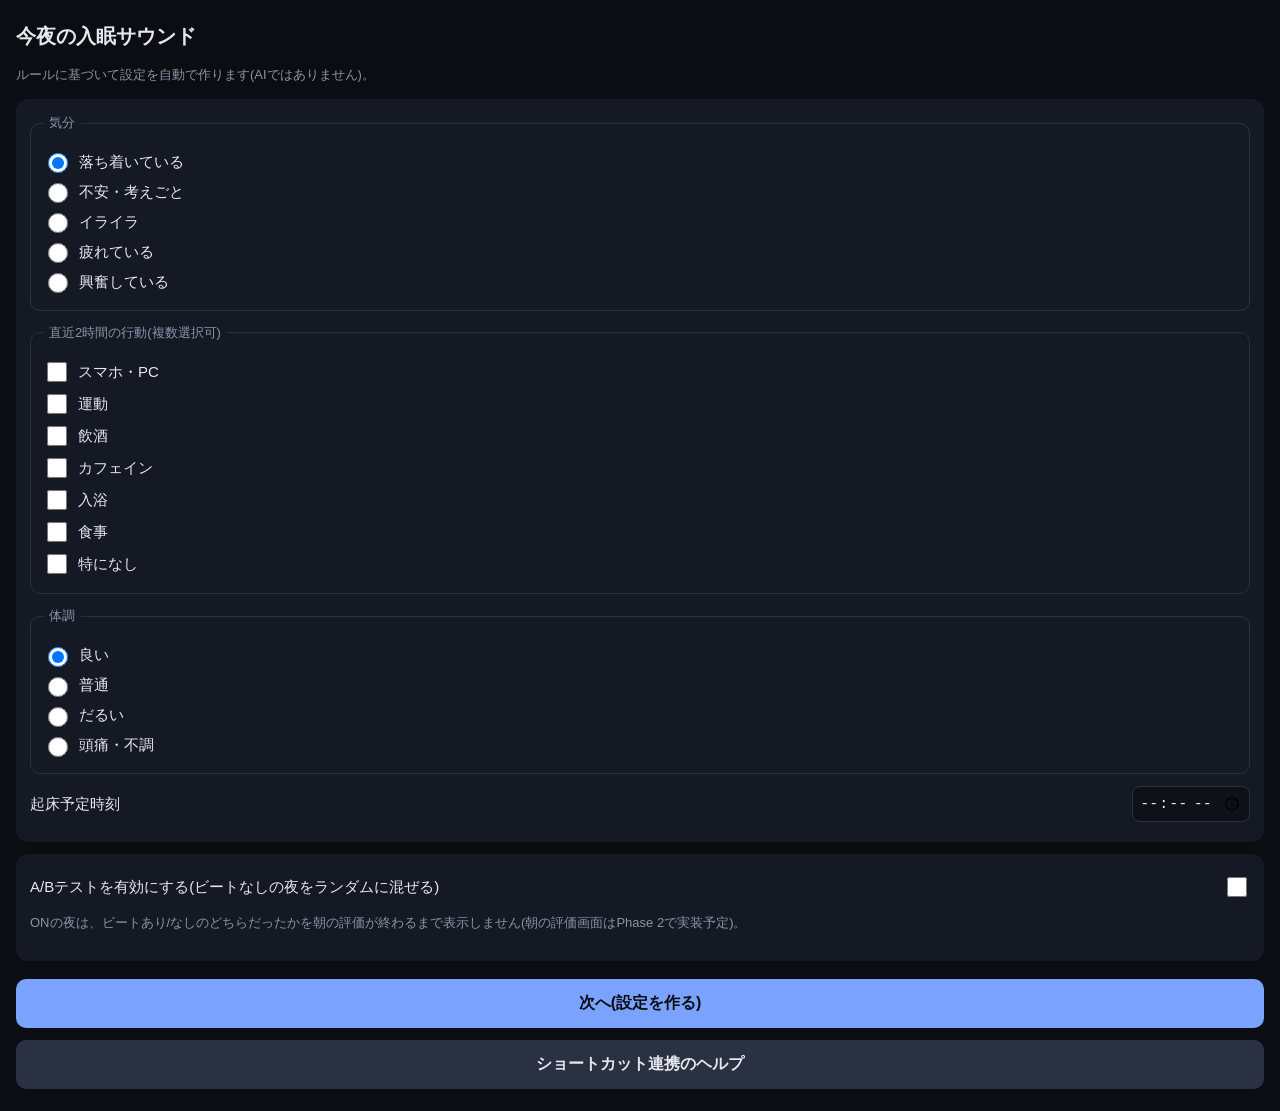
<file: index.html>
<!doctype html>
<html lang="ja">
<head>
<meta charset="utf-8">
<meta name="viewport" content="width=device-width,initial-scale=1,viewport-fit=cover">
<meta name="apple-mobile-web-app-capable" content="yes">
<meta name="apple-mobile-web-app-status-bar-style" content="black">
<meta name="apple-mobile-web-app-title" content="リナイト個人版">
<meta name="theme-color" content="#000000">
<title>リナイト個人版</title>
<link rel="stylesheet" href="css/style.css">
</head>
<body>

<!-- 入力画面 -->
<section id="screenInput" class="screen active">
  <h1>今夜の入眠サウンド</h1>
  <p class="muted">ルールに基づいて設定を自動で作ります(AIではありません)。</p>

  <div class="card">
    <fieldset>
      <legend>気分</legend>
      <label class="choice"><input type="radio" name="mood" value="落ち着いている" checked> 落ち着いている</label>
      <label class="choice"><input type="radio" name="mood" value="不安・考えごと"> 不安・考えごと</label>
      <label class="choice"><input type="radio" name="mood" value="イライラ"> イライラ</label>
      <label class="choice"><input type="radio" name="mood" value="疲れている"> 疲れている</label>
      <label class="choice"><input type="radio" name="mood" value="興奮している"> 興奮している</label>
    </fieldset>

    <fieldset>
      <legend>直近2時間の行動(複数選択可)</legend>
      <label class="choice"><input type="checkbox" name="behavior" value="スマホ・PC"> スマホ・PC</label>
      <label class="choice"><input type="checkbox" name="behavior" value="運動"> 運動</label>
      <label class="choice"><input type="checkbox" name="behavior" value="飲酒"> 飲酒</label>
      <label class="choice"><input type="checkbox" name="behavior" value="カフェイン"> カフェイン</label>
      <label class="choice"><input type="checkbox" name="behavior" value="入浴"> 入浴</label>
      <label class="choice"><input type="checkbox" name="behavior" value="食事"> 食事</label>
      <label class="choice"><input type="checkbox" name="behavior" value="特になし"> 特になし</label>
    </fieldset>

    <fieldset>
      <legend>体調</legend>
      <label class="choice"><input type="radio" name="condition" value="良い" checked> 良い</label>
      <label class="choice"><input type="radio" name="condition" value="普通"> 普通</label>
      <label class="choice"><input type="radio" name="condition" value="だるい"> だるい</label>
      <label class="choice"><input type="radio" name="condition" value="頭痛・不調"> 頭痛・不調</label>
    </fieldset>

    <label class="row">起床予定時刻 <input type="time" id="plannedWakeTime"></label>
  </div>

  <div class="card">
    <label class="row">A/Bテストを有効にする(ビートなしの夜をランダムに混ぜる)
      <input type="checkbox" id="abTestToggle">
    </label>
    <p class="muted">ONの夜は、ビートあり/なしのどちらだったかを朝の評価が終わるまで表示しません(朝の評価画面はPhase 2で実装予定)。</p>
  </div>

  <button id="toConfirmBtn">次へ(設定を作る)</button>
  <button class="sub" id="helpBtn">ショートカット連携のヘルプ</button>
</section>

<!-- 確認・微調整画面 -->
<section id="screenConfirm" class="screen">
  <h1>サウンド設定の確認</h1>
  <div class="card">
    <h2>この設定になった理由</h2>
    <ul class="notes" id="settingNotes"></ul>
  </div>

  <div class="card">
    <h2>微調整</h2>
    <label class="row">基準周波数 (Hz) <input type="number" id="s_carrier"></label>
    <label class="row">うなり 開始 (Hz) <input type="number" id="s_beatStart" step="0.5"></label>
    <label class="row">うなり 終了 (Hz) <input type="number" id="s_beatEnd" step="0.5"></label>
    <label class="row">うなりの変化時間 (分) <input type="number" id="s_rampMin"></label>
    <label class="row">ビートを使う <input type="checkbox" id="s_beatEnabled"></label>
    <label class="row">ノイズの種類
      <select id="s_noiseType">
        <option value="pink">ピンクノイズ</option>
        <option value="brown">ブラウンノイズ</option>
        <option value="white">ホワイトノイズ</option>
      </select>
    </label>
    <label class="row">ビート音量 <input type="range" id="s_toneVol" min="0" max="100"></label>
    <label class="row">ノイズ音量 <input type="range" id="s_noiseVol" min="0" max="100"></label>
    <label class="row">全体音量 <input type="range" id="s_vol" min="0" max="100"></label>
    <label class="row">フェードアウト開始 (分, 0=しない) <input type="number" id="s_fadeMin"></label>
  </div>

  <div class="card">
    <h2>今から寝た場合の起床時刻の目安</h2>
    <p class="muted">90分サイクルに基づく目安です(入眠15分+90分×サイクル数)。あくまで目安です。</p>
    <ul class="notes" id="wakeRecommend"></ul>
  </div>

  <button id="startNightBtn">おやすみ</button>
  <button class="sub" id="backToInputBtn">戻る</button>
</section>

<!-- 起床後の画面 -->
<section id="screenWake" class="screen">
  <h1>おはようございます</h1>
  <div class="card" id="wakeSummary"></div>
  <p class="muted">朝の評価入力・カレンダー表示はPhase 2で実装予定です。</p>
  <button id="wakeToInputBtn">閉じる</button>
</section>

<!-- ヘルプ画面 -->
<section id="screenHelp" class="screen">
  <h1>ショートカット連携の設定方法</h1>
  <div class="card">
    <p>標準の時計アプリのアラームが止まったときに、自動でこのアプリを開いて起床時刻を記録する設定です。</p>
    <p class="muted">※ 手順の文言はiOSのバージョンによって多少異なる場合があります。実機で確認してください(未確認)。</p>
    <ol>
      <li>「ショートカット」アプリを開く</li>
      <li>下部の「オートメーション」タブを開く</li>
      <li>右上の「+」→「個人用オートメーションを作成」</li>
      <li>一覧から「アラーム」を選び、「停止」を選択して「次へ」</li>
      <li>アクションを追加:「URLを開く」を選択</li>
      <li>URLの欄に、下に表示されているアドレスを入力</li>
      <li>「実行の前に確認」をオフにする(確認なしで自動実行するため)</li>
      <li>保存する</li>
    </ol>
    <p>このアプリのURL(?wake=1付き):</p>
    <p class="muted" id="wakeUrl" style="word-break:break-all;"></p>
  </div>
  <button class="sub" id="helpBackBtn">戻る</button>
</section>

<!-- 夜間モード(全画面) -->
<div id="nightScreen">
  <div id="nightClock"></div>
  <div id="nightControls">
    <div id="nightStatus"></div>
    <button class="danger" id="stopNightBtn">停止して朝の画面へ</button>
    <button class="sub" id="brightnessBtn">明るさ</button>
  </div>
</div>

<script src="js/storage.js"></script>
<script src="js/rules.js"></script>
<script src="js/sound.js"></script>
<script src="js/night.js"></script>
<script src="js/app.js"></script>
</body>
</html>
</file>
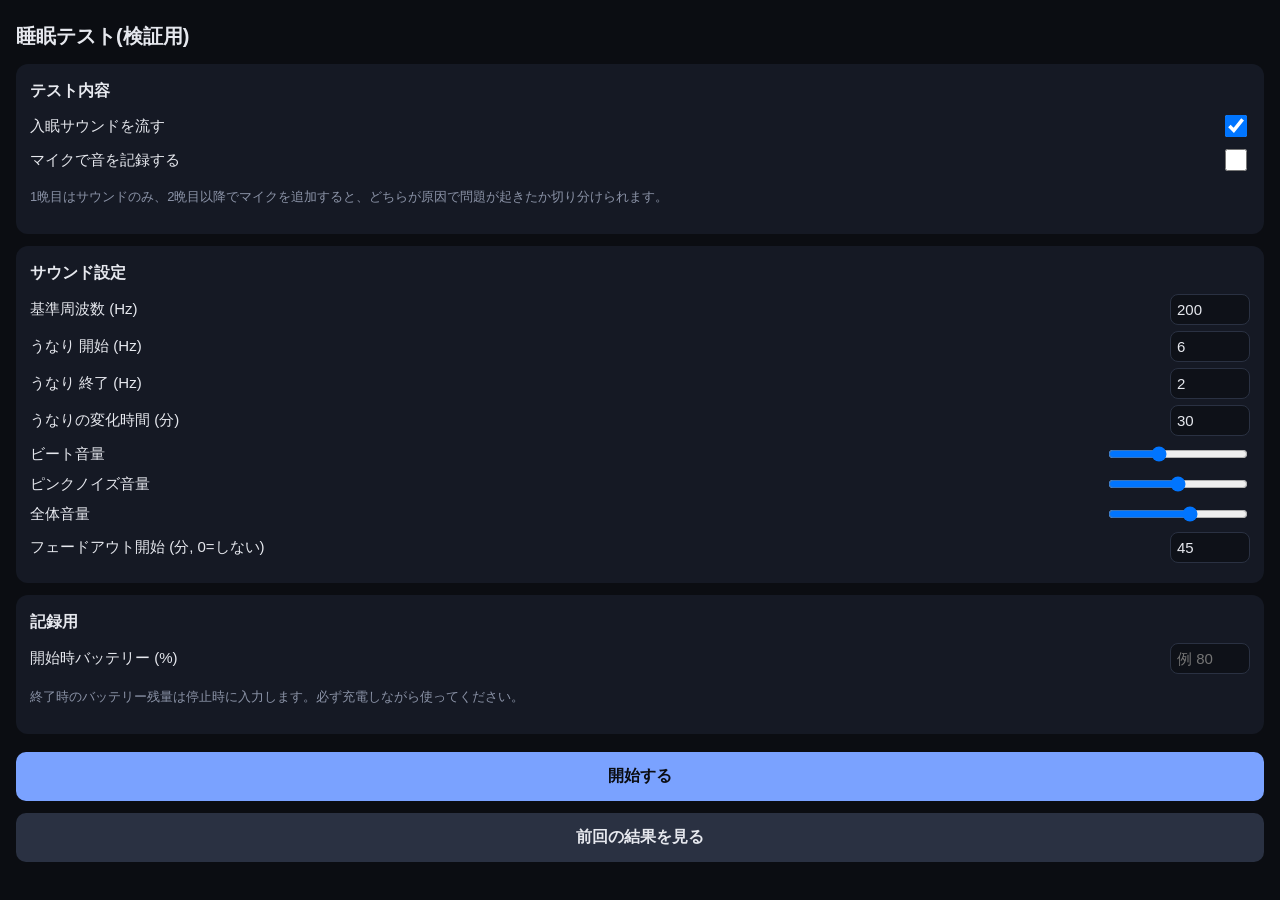
<file: test/index.html>
<!doctype html>
<html lang="ja">
<head>
<meta charset="utf-8">
<meta name="viewport" content="width=device-width,initial-scale=1,viewport-fit=cover">
<meta name="apple-mobile-web-app-capable" content="yes">
<meta name="apple-mobile-web-app-status-bar-style" content="black">
<meta name="apple-mobile-web-app-title" content="睡眠テスト">
<meta name="theme-color" content="#000000">
<title>睡眠テスト</title>
<style>
  :root { --bg:#0b0d12; --card:#151924; --text:#e6e8ee; --muted:#8b93a7; --accent:#7aa2ff; --warn:#ffb86b; --bad:#ff6b6b; --ok:#5fd18b; }
  * { box-sizing:border-box; }
  body { margin:0; background:var(--bg); color:var(--text); font:15px/1.6 -apple-system,BlinkMacSystemFont,"Hiragino Sans",sans-serif; padding:16px; padding-top:max(16px,env(safe-area-inset-top)); }
  h1 { font-size:20px; margin:4px 0 12px; }
  h2 { font-size:16px; margin:0 0 8px; }
  .card { background:var(--card); border-radius:12px; padding:14px; margin-bottom:12px; }
  label { display:flex; justify-content:space-between; align-items:center; gap:8px; margin:6px 0; }
  input[type=number] { width:80px; background:#0e1118; color:var(--text); border:1px solid #2a3142; border-radius:8px; padding:6px; font-size:15px; }
  input[type=range] { width:140px; }
  input[type=checkbox] { width:22px; height:22px; }
  button { width:100%; padding:14px; border:0; border-radius:10px; font-size:16px; font-weight:600; margin:6px 0; background:var(--accent); color:#0b0d12; }
  button.sub { background:#2a3142; color:var(--text); }
  button.danger { background:var(--bad); color:#fff; }
  .muted { color:var(--muted); font-size:13px; }
  .ok { color:var(--ok); } .warn { color:var(--warn); } .bad { color:var(--bad); }
  pre { white-space:pre-wrap; word-break:break-all; font-size:12px; color:var(--muted); max-height:240px; overflow:auto; }
  #night { position:fixed; inset:0; background:#000; display:none; z-index:10; }
  #clock { position:absolute; color:#fff; opacity:.15; font-size:20px; transition:opacity .5s; }
  #nightBar { position:absolute; left:16px; right:16px; bottom:max(24px,env(safe-area-inset-bottom)); display:none; }
  #nightStatus { color:var(--muted); font-size:13px; text-align:center; margin-bottom:8px; }
  svg { width:100%; height:80px; background:#0e1118; border-radius:8px; }
</style>
</head>
<body>
<h1>睡眠テスト(検証用)</h1>

<div id="setup">
  <div class="card">
    <h2>テスト内容</h2>
    <label>入眠サウンドを流す <input type="checkbox" id="useSound" checked></label>
    <label>マイクで音を記録する <input type="checkbox" id="useMic"></label>
    <p class="muted">1晩目はサウンドのみ、2晩目以降でマイクを追加すると、どちらが原因で問題が起きたか切り分けられます。</p>
  </div>

  <div class="card">
    <h2>サウンド設定</h2>
    <label>基準周波数 (Hz) <input type="number" id="carrier" value="200"></label>
    <label>うなり 開始 (Hz) <input type="number" id="beatStart" value="6" step="0.5"></label>
    <label>うなり 終了 (Hz) <input type="number" id="beatEnd" value="2" step="0.5"></label>
    <label>うなりの変化時間 (分) <input type="number" id="rampMin" value="30"></label>
    <label>ビート音量 <input type="range" id="toneVol" min="0" max="100" value="35"></label>
    <label>ピンクノイズ音量 <input type="range" id="noiseVol" min="0" max="100" value="50"></label>
    <label>全体音量 <input type="range" id="vol" min="0" max="100" value="60"></label>
    <label>フェードアウト開始 (分, 0=しない) <input type="number" id="fadeMin" value="45"></label>
  </div>

  <div class="card">
    <h2>記録用</h2>
    <label>開始時バッテリー (%) <input type="number" id="batStart" placeholder="例 80"></label>
    <p class="muted">終了時のバッテリー残量は停止時に入力します。必ず充電しながら使ってください。</p>
  </div>

  <button id="startBtn">開始する</button>
  <button class="sub" id="reportBtn">前回の結果を見る</button>
</div>

<div id="report" class="card" style="display:none"></div>

<div id="night">
  <div id="clock"></div>
  <div id="nightBar">
    <div id="nightStatus"></div>
    <button class="danger" id="stopBtn">停止して結果を見る</button>
    <button class="sub" id="hideBtn">暗くする</button>
  </div>
</div>

<script>
const $ = id => document.getElementById(id);
const TICK_MS = 30000, SAMPLE_MS = 500;
let db, ctx, master, oscs = [], noiseSrc, stream, analyser, micBuf;
let wakeLock = null, running = false, session = 0;
let tickTimer, sampleTimer, clockTimer, barTimer;
let acc = { n:0, sum:0, max:0, loud:0 }, baselineDb = -60;

// ---- IndexedDB(端末内保存) ----
function openDB() {
  return new Promise((res, rej) => {
    const r = indexedDB.open('sleeptest', 1);
    r.onupgradeneeded = () => r.result.createObjectStore('log', { autoIncrement:true });
    r.onsuccess = () => res(r.result);
    r.onerror = () => rej(r.error);
  });
}
function addLog(rec) {
  return new Promise(res => {
    try {
      const tx = db.transaction('log', 'readwrite');
      tx.objectStore('log').add(rec);
      tx.oncomplete = res; tx.onerror = res;
    } catch (e) { res(); }
  });
}
function allLogs() {
  return new Promise(res => {
    const out = [];
    const req = db.transaction('log').objectStore('log').openCursor();
    req.onsuccess = e => { const c = e.target.result; if (c) { out.push(c.value); c.continue(); } else res(out); };
    req.onerror = () => res(out);
  });
}
const logEvent = (ev, extra = {}) => addLog({ s:session, t:Date.now(), type:'ev', ev, ...extra });

// ---- サウンド生成(モノーラルビート + ピンクノイズ) ----
function buildSound() {
  const now = ctx.currentTime;
  const vol = +$('vol').value / 100;
  master = ctx.createGain();
  master.gain.setValueAtTime(0, now);
  master.gain.linearRampToValueAtTime(vol, now + 10);
  const fadeMin = +$('fadeMin').value;
  if (fadeMin > 0) {
    master.gain.setValueAtTime(vol, now + fadeMin * 60);
    master.gain.linearRampToValueAtTime(0, now + fadeMin * 60 + 300);
  }
  master.connect(ctx.destination);

  const carrier = +$('carrier').value, b0 = +$('beatStart').value, b1 = +$('beatEnd').value;
  const rampSec = Math.max(1, +$('rampMin').value * 60);
  const toneGain = ctx.createGain();
  toneGain.gain.value = 0.5 * (+$('toneVol').value / 100);
  toneGain.connect(master);
  const o1 = ctx.createOscillator();
  o1.frequency.value = carrier;
  const o2 = ctx.createOscillator();
  o2.frequency.setValueAtTime(carrier + b0, now);
  o2.frequency.linearRampToValueAtTime(carrier + b1, now + rampSec);
  o1.connect(toneGain); o2.connect(toneGain);
  o1.start(); o2.start();
  oscs = [o1, o2];

  const len = ctx.sampleRate * 30;
  const buf = ctx.createBuffer(1, len, ctx.sampleRate);
  const d = buf.getChannelData(0);
  let p0=0,p1=0,p2=0,p3=0,p4=0,p5=0,p6=0;
  for (let i = 0; i < len; i++) {
    const w = Math.random() * 2 - 1;
    p0 = 0.99886*p0 + w*0.0555179; p1 = 0.99332*p1 + w*0.0750759;
    p2 = 0.96900*p2 + w*0.1538520; p3 = 0.86650*p3 + w*0.3104856;
    p4 = 0.55000*p4 + w*0.5329522; p5 = -0.7616*p5 - w*0.0168980;
    d[i] = (p0+p1+p2+p3+p4+p5+p6 + w*0.5362) * 0.11;
    p6 = w * 0.115926;
  }
  noiseSrc = ctx.createBufferSource();
  noiseSrc.buffer = buf; noiseSrc.loop = true;
  const nGain = ctx.createGain();
  nGain.gain.value = +$('noiseVol').value / 100;
  noiseSrc.connect(nGain); nGain.connect(master);
  noiseSrc.start();
}

// ---- マイク(音量の記録のみ。録音データは保存しない) ----
async function startMic() {
  stream = await navigator.mediaDevices.getUserMedia({
    audio: { echoCancellation:true, noiseSuppression:false, autoGainControl:false }
  });
  const src = ctx.createMediaStreamSource(stream);
  analyser = ctx.createAnalyser();
  analyser.fftSize = 2048;
  micBuf = new Float32Array(analyser.fftSize);
  src.connect(analyser);
}
function sample() {
  if (!analyser) return;
  analyser.getFloatTimeDomainData(micBuf);
  let s = 0;
  for (let i = 0; i < micBuf.length; i++) s += micBuf[i] * micBuf[i];
  const rms = Math.sqrt(s / micBuf.length);
  const db = 20 * Math.log10(rms + 1e-9);
  acc.n++; acc.sum += db; acc.max = Math.max(acc.max, db);
  if (db > baselineDb + 15) acc.loud++;
  else baselineDb = baselineDb * 0.995 + db * 0.005;
}

// ---- 画面点灯 ----
async function requestWake() {
  if (!('wakeLock' in navigator)) { logEvent('wake-unsupported'); return; }
  try {
    wakeLock = await navigator.wakeLock.request('screen');
    logEvent('wake-acquired');
    wakeLock.addEventListener('release', () => logEvent('wake-released'));
  } catch (e) { logEvent('wake-error', { msg: e.name + ': ' + e.message }); }
}
document.addEventListener('visibilitychange', async () => {
  if (!running) return;
  logEvent('vis-' + document.visibilityState);
  if (document.visibilityState === 'visible') {
    if (!wakeLock || wakeLock.released) await requestWake();
    if (ctx && ctx.state !== 'running') { try { await ctx.resume(); } catch (e) {} }
  }
});

// ---- 定期記録(30秒ごと。間隔が空いていればJSが止まっていた証拠) ----
function tick() {
  const rec = {
    s: session, t: Date.now(), type: 'tick',
    vis: document.visibilityState,
    wake: !!(wakeLock && !wakeLock.released),
    ctx: ctx ? ctx.state : null,
    ct: ctx ? Math.round(ctx.currentTime * 10) / 10 : null,
    micAvg: acc.n ? Math.round(acc.sum / acc.n) : null,
    micMax: acc.n ? Math.round(acc.max) : null,
    loud: acc.loud
  };
  acc = { n:0, sum:0, max:-120, loud:0 };
  addLog(rec);
  $('nightStatus').textContent =
    `画面点灯: ${rec.wake ? 'ON' : 'OFF'} / 音声: ${rec.ctx}` + (rec.micAvg !== null ? ` / マイク: ${rec.micAvg}dB` : '');
}

// ---- 夜間の黒画面 ----
function moveClock() {
  const c = $('clock'), d = new Date();
  c.textContent = d.getHours().toString().padStart(2,'0') + ':' + d.getMinutes().toString().padStart(2,'0');
  c.style.left = (10 + Math.random() * 60) + '%';
  c.style.top = (15 + Math.random() * 60) + '%';
}
$('night').addEventListener('click', e => {
  if (e.target.tagName === 'BUTTON') return;
  $('nightBar').style.display = 'block';
  clearTimeout(barTimer);
  barTimer = setTimeout(() => $('nightBar').style.display = 'none', 10000);
});
$('hideBtn').onclick = () => { $('nightBar').style.display = 'none'; };

// ---- 開始・停止 ----
$('startBtn').onclick = async () => {
  const useSound = $('useSound').checked, useMic = $('useMic').checked;
  session = Date.now();
  ctx = new (window.AudioContext || window.webkitAudioContext)();
  try {
    if ('audioSession' in navigator) navigator.audioSession.type = useMic ? 'play-and-record' : 'playback';
  } catch (e) {}
  await ctx.resume();
  ctx.onstatechange = () => logEvent('ctx-' + ctx.state);
  await logEvent('start', {
    useSound, useMic, batStart: $('batStart').value,
    standalone: !!(navigator.standalone || matchMedia('(display-mode: standalone)').matches),
    audioSession: navigator.audioSession ? navigator.audioSession.type : 'none',
    ua: navigator.userAgent
  });
  if (useSound) buildSound();
  if (useMic) {
    try { await startMic(); } catch (e) { logEvent('mic-error', { msg: e.name + ': ' + e.message }); alert('マイクを使えませんでした: ' + e.message); }
  }
  await requestWake();
  running = true;
  acc = { n:0, sum:0, max:-120, loud:0 };
  tick();
  tickTimer = setInterval(tick, TICK_MS);
  sampleTimer = setInterval(sample, SAMPLE_MS);
  moveClock();
  clockTimer = setInterval(moveClock, 60000);
  $('setup').style.display = 'none';
  $('report').style.display = 'none';
  $('night').style.display = 'block';
};

$('stopBtn').onclick = async () => {
  const batEnd = prompt('現在のバッテリー残量(%)を入力してください(空欄可)', '');
  running = false;
  clearInterval(tickTimer); clearInterval(sampleTimer); clearInterval(clockTimer);
  tick();
  await logEvent('stop', { batEnd });
  try { oscs.forEach(o => o.stop()); } catch (e) {}
  try { noiseSrc && noiseSrc.stop(); } catch (e) {}
  if (stream) stream.getTracks().forEach(t => t.stop());
  if (wakeLock && !wakeLock.released) await wakeLock.release();
  if (ctx) await ctx.close();
  analyser = null;
  $('night').style.display = 'none';
  $('setup').style.display = 'block';
  showReport();
};
$('reportBtn').onclick = showReport;

// ---- 結果集計 ----
const fmt = ms => { const m = Math.round(ms / 60000); return `${Math.floor(m / 60)}時間${m % 60}分`; };
const hm = t => new Date(t).toLocaleTimeString('ja-JP', { hour:'2-digit', minute:'2-digit' });

async function showReport() {
  const logs = await allLogs();
  const box = $('report');
  box.style.display = 'block';
  if (!logs.length) { box.innerHTML = '<p>まだ記録がありません。</p>'; return; }
  const last = Math.max(...logs.map(l => l.s));
  const L = logs.filter(l => l.s === last).sort((a, b) => a.t - b.t);
  const ticks = L.filter(l => l.type === 'tick');
  const evs = L.filter(l => l.type === 'ev');
  const st = evs.find(e => e.ev === 'start') || {};
  const sp = evs.find(e => e.ev === 'stop') || {};
  const t0 = L[0].t, t1 = L[L.length - 1].t;

  let maxGap = 0, gaps = [], stalls = 0, prev = null;
  for (const k of ticks) {
    if (prev) {
      const g = k.t - prev.t;
      if (g > TICK_MS * 3) gaps.push(`${hm(prev.t)}〜${hm(k.t)}(${fmt(g)})`);
      maxGap = Math.max(maxGap, g);
      if (st.useSound && k.ct !== null && prev.ct !== null && (k.ct - prev.ct) < 0.5 * g / 1000) stalls++;
    }
    prev = k;
  }
  const wakeRate = ticks.length ? Math.round(100 * ticks.filter(k => k.wake).length / ticks.length) : 0;
  const ctxRate = ticks.length ? Math.round(100 * ticks.filter(k => k.ctx === 'running').length / ticks.length) : 0;
  const cls = v => v >= 98 ? 'ok' : v >= 80 ? 'warn' : 'bad';

  let micHtml = '';
  const mt = ticks.filter(k => k.micMax !== null);
  if (mt.length > 1) {
    const vals = mt.map(k => Math.max(-90, k.micMax));
    const lo = Math.min(...vals), hi = Math.max(...vals, lo + 1);
    const pts = vals.map((v, i) => `${(i / (vals.length - 1) * 300).toFixed(1)},${(78 - (v - lo) / (hi - lo) * 74).toFixed(1)}`).join(' ');
    const loudTotal = mt.reduce((a, k) => a + (k.loud || 0), 0);
    micHtml = `<h2>マイク(30秒ごとの最大音量)</h2>
      <svg viewBox="0 0 300 80" preserveAspectRatio="none"><polyline points="${pts}" fill="none" stroke="#7aa2ff" stroke-width="1.5"/></svg>
      <p class="muted">範囲 ${lo}〜${hi} dBFS / 大きな音の検出 ${loudTotal}回(0.5秒単位)</p>`;
  }

  const evList = evs.filter(e => !['start', 'stop'].includes(e.ev))
    .map(e => `${hm(e.t)} ${e.ev}${e.msg ? ' (' + e.msg + ')' : ''}`).join('\n') || 'なし';

  box.innerHTML = `
    <h2>前回の結果(${new Date(t0).toLocaleDateString('ja-JP')})</h2>
    <p>${hm(t0)}〜${hm(t1)}(${fmt(t1 - t0)})<br>
    モード: ${st.useSound ? 'サウンド' : ''}${st.useSound && st.useMic ? '+' : ''}${st.useMic ? 'マイク' : ''} /
    ${st.standalone ? 'ホーム画面版' : 'Safariタブ'}<br>
    バッテリー: ${st.batStart || '?'}% → ${sp.batEnd || '?'}%</p>
    <p>画面点灯の維持: <b class="${cls(wakeRate)}">${wakeRate}%</b><br>
    音声エンジン稼働: <b class="${cls(ctxRate)}">${ctxRate}%</b><br>
    ${st.useSound ? `音声の停滞: <b class="${stalls ? 'bad' : 'ok'}">${stalls}回</b><br>` : ''}
    記録の最大間隔: <b class="${maxGap > TICK_MS * 3 ? 'bad' : 'ok'}">${Math.round(maxGap / 1000)}秒</b>(30秒なら正常)</p>
    ${gaps.length ? `<p class="bad">記録が途切れた時間帯:<br>${gaps.join('<br>')}</p>` : ''}
    ${micHtml}
    <h2>イベント</h2><pre>${evList}</pre>
    <button class="sub" id="exportBtn">全記録を書き出す(JSON)</button>
    <button class="sub" id="clearBtn">全記録を削除</button>`;

  $('exportBtn').onclick = async () => {
    const all = await allLogs();
    const file = new File([JSON.stringify(all, null, 1)], `sleeptest-${last}.json`, { type:'application/json' });
    if (navigator.canShare && navigator.canShare({ files:[file] })) {
      try { await navigator.share({ files:[file] }); return; } catch (e) {}
    }
    const a = document.createElement('a');
    a.href = URL.createObjectURL(file); a.download = file.name; a.click();
  };
  $('clearBtn').onclick = async () => {
    if (!confirm('全記録を削除しますか?')) return;
    db.transaction('log', 'readwrite').objectStore('log').clear().onsuccess = () => { box.innerHTML = '<p>削除しました。</p>'; };
  };
  box.scrollIntoView({ behavior:'smooth' });
}

openDB().then(d => db = d).catch(e => alert('記録用の保存領域を開けません: ' + e.message));
</script>
</body>
</html>
</file>
<file: css/style.css>
:root {
  --bg: #0b0d12;
  --card: #151924;
  --text: #e6e8ee;
  --muted: #8b93a7;
  --accent: #7aa2ff;
  --warn: #ffb86b;
  --bad: #ff6b6b;
  --ok: #5fd18b;
  --border: #2a3142;
}

* { box-sizing: border-box; }

body {
  margin: 0;
  background: var(--bg);
  color: var(--text);
  font: 15px/1.6 -apple-system, BlinkMacSystemFont, "Hiragino Sans", sans-serif;
  padding: 16px;
  padding-top: max(16px, env(safe-area-inset-top));
  padding-bottom: max(16px, env(safe-area-inset-bottom));
}

h1 { font-size: 20px; margin: 4px 0 12px; }
h2 { font-size: 16px; margin: 0 0 8px; }
p.muted, .muted { color: var(--muted); font-size: 13px; }

.card {
  background: var(--card);
  border-radius: 12px;
  padding: 14px;
  margin-bottom: 12px;
}

.screen { display: none; }
.screen.active { display: block; }

fieldset {
  border: 1px solid var(--border);
  border-radius: 10px;
  margin: 0 0 12px;
  padding: 10px 12px;
}
legend { padding: 0 6px; color: var(--muted); font-size: 13px; }

label.row {
  display: flex;
  justify-content: space-between;
  align-items: center;
  gap: 8px;
  margin: 6px 0;
}
label.choice {
  display: flex;
  align-items: center;
  gap: 8px;
  margin: 6px 0;
}

input[type=radio], input[type=checkbox] { width: 20px; height: 20px; }
input[type=number], input[type=time], select {
  background: #0e1118;
  color: var(--text);
  border: 1px solid var(--border);
  border-radius: 8px;
  padding: 6px;
  font-size: 15px;
}
input[type=range] { width: 140px; }

button {
  width: 100%;
  padding: 14px;
  border: 0;
  border-radius: 10px;
  font-size: 16px;
  font-weight: 600;
  margin: 6px 0;
  background: var(--accent);
  color: #0b0d12;
}
button.sub { background: #2a3142; color: var(--text); }
button.danger { background: var(--bad); color: #fff; }

ul.notes { margin: 8px 0; padding-left: 20px; color: var(--muted); font-size: 13px; }

/* 夜間モード */
#nightScreen {
  position: fixed;
  inset: 0;
  background: #000;
  display: none;
  z-index: 10;
}
#nightClock {
  position: absolute;
  color: #fff;
  opacity: .15;
  font-size: 20px;
  transition: opacity .5s;
}
#nightControls {
  position: absolute;
  left: 16px;
  right: 16px;
  bottom: max(24px, env(safe-area-inset-bottom));
  display: none;
}
#nightStatus {
  color: var(--muted);
  font-size: 13px;
  text-align: center;
  margin-bottom: 8px;
}
</file>
